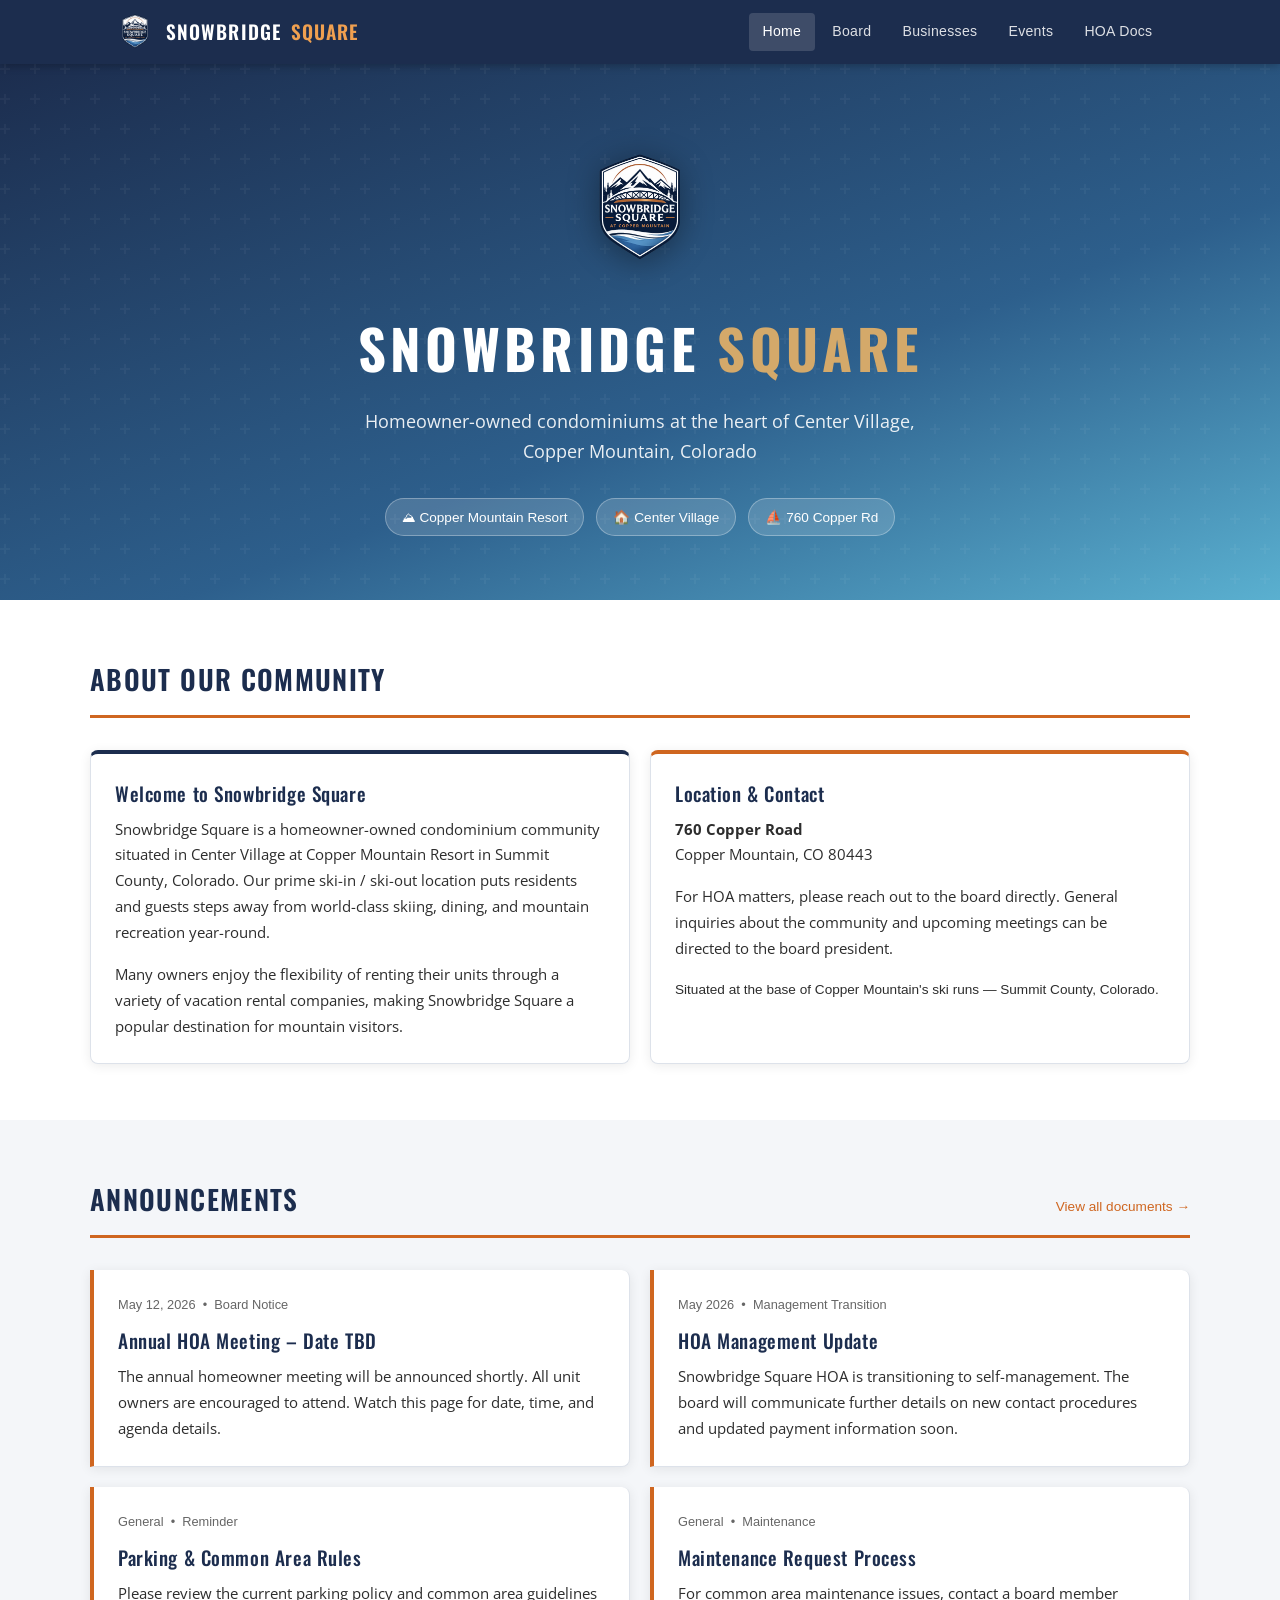
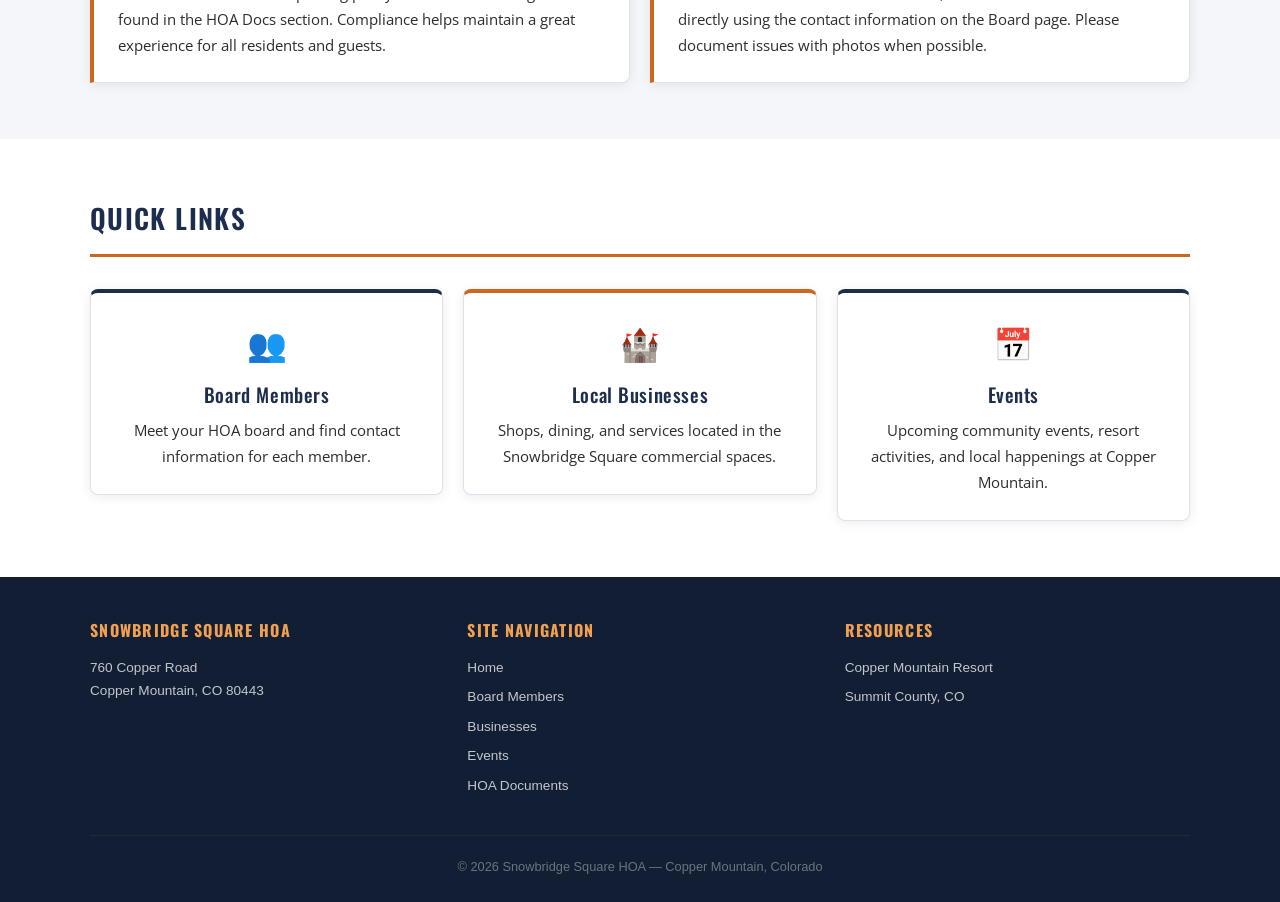
<file: index.html>
<!DOCTYPE html>
<html lang="en">
<head>
  <meta charset="UTF-8">
  <meta name="viewport" content="width=device-width, initial-scale=1.0">
  <title>Snowbridge Square HOA – Copper Mountain, CO</title>
  <link rel="stylesheet" href="css/style.css">
</head>
<body>

<header>
  <div class="nav-inner">
    <div class="nav-logo"><img src="images/dark_snowbridge_badge.png" alt="Snowbridge Square logo">Snowbridge <span>Square</span></div>
    <button class="nav-toggle" aria-label="Menu">
      <span></span><span></span><span></span>
    </button>
    <nav>
      <a href="index.html" class="active">Home</a>
      <a href="board.html">Board</a>
      <a href="businesses.html">Businesses</a>
      <a href="events.html">Events</a>
      <a href="docs.html">HOA Docs</a>
    </nav>
  </div>
</header>

<section class="hero">
  <div class="hero-content">
    <img src="images/dark_snowbridge_badge.png" alt="Snowbridge Square" style="height:130px;width:auto;margin-bottom:1.25rem;filter:drop-shadow(0 4px 16px rgba(0,0,0,0.4));">
    <h1>Snowbridge <span>Square</span></h1>
    <p>Homeowner-owned condominiums at the heart of Center Village,<br>Copper Mountain, Colorado</p>
    <div class="hero-badges">
      <span class="badge">&#9968; Copper Mountain Resort</span>
      <span class="badge">&#127968; Center Village</span>
      <span class="badge">&#9973; 760 Copper Rd</span>
    </div>
  </div>
</section>

<!-- About -->
<section class="section">
  <div class="section-inner">
    <div class="section-header">
      <h2>About Our Community</h2>
    </div>
    <div class="cards cards-2">
      <div class="card card-primary">
        <h3>Welcome to Snowbridge Square</h3>
        <p>Snowbridge Square is a homeowner-owned condominium community situated in Center Village at Copper Mountain Resort in Summit County, Colorado. Our prime ski-in / ski-out location puts residents and guests steps away from world-class skiing, dining, and mountain recreation year-round.</p>
        <p class="mt-2">Many owners enjoy the flexibility of renting their units through a variety of vacation rental companies, making Snowbridge Square a popular destination for mountain visitors.</p>
      </div>
      <div class="card card-accent">
        <h3>Location & Contact</h3>
        <p><strong>760 Copper Road</strong><br>Copper Mountain, CO 80443</p>
        <p class="mt-2">For HOA matters, please reach out to the board directly. General inquiries about the community and upcoming meetings can be directed to the board president.</p>
        <p class="mt-2 text-muted" style="font-size:0.85rem;font-family:Arial,sans-serif;">
          Situated at the base of Copper Mountain's ski runs &mdash; Summit County, Colorado.
        </p>
      </div>
    </div>
  </div>
</section>

<!-- Announcements -->
<section class="section section-alt">
  <div class="section-inner">
    <div class="section-header">
      <h2>Announcements</h2>
      <a href="docs.html">View all documents &rarr;</a>
    </div>
    <div class="cards cards-2">

      <div class="card announcement-card">
        <div class="meta">May 12, 2026 &nbsp;&bull;&nbsp; Board Notice</div>
        <h3>Annual HOA Meeting – Date TBD</h3>
        <p>The annual homeowner meeting will be announced shortly. All unit owners are encouraged to attend. Watch this page for date, time, and agenda details.</p>
      </div>

      <div class="card announcement-card">
        <div class="meta">May 2026 &nbsp;&bull;&nbsp; Management Transition</div>
        <h3>HOA Management Update</h3>
        <p>Snowbridge Square HOA is transitioning to self-management. The board will communicate further details on new contact procedures and updated payment information soon.</p>
      </div>

      <div class="card announcement-card">
        <div class="meta">General &nbsp;&bull;&nbsp; Reminder</div>
        <h3>Parking &amp; Common Area Rules</h3>
        <p>Please review the current parking policy and common area guidelines found in the HOA Docs section. Compliance helps maintain a great experience for all residents and guests.</p>
      </div>

      <div class="card announcement-card">
        <div class="meta">General &nbsp;&bull;&nbsp; Maintenance</div>
        <h3>Maintenance Request Process</h3>
        <p>For common area maintenance issues, contact a board member directly using the contact information on the Board page. Please document issues with photos when possible.</p>
      </div>

    </div>
  </div>
</section>

<!-- Quick Links -->
<section class="section">
  <div class="section-inner">
    <div class="section-header">
      <h2>Quick Links</h2>
    </div>
    <div class="cards cards-3">
      <a href="board.html" style="text-decoration:none;">
        <div class="card card-primary" style="text-align:center; cursor:pointer;">
          <div style="font-size:2rem; margin-bottom:0.5rem;">&#128101;</div>
          <h3>Board Members</h3>
          <p>Meet your HOA board and find contact information for each member.</p>
        </div>
      </a>
      <a href="businesses.html" style="text-decoration:none;">
        <div class="card card-accent" style="text-align:center; cursor:pointer;">
          <div style="font-size:2rem; margin-bottom:0.5rem;">&#127984;</div>
          <h3>Local Businesses</h3>
          <p>Shops, dining, and services located in the Snowbridge Square commercial spaces.</p>
        </div>
      </a>
      <a href="events.html" style="text-decoration:none;">
        <div class="card card-primary" style="text-align:center; cursor:pointer;">
          <div style="font-size:2rem; margin-bottom:0.5rem;">&#128197;</div>
          <h3>Events</h3>
          <p>Upcoming community events, resort activities, and local happenings at Copper Mountain.</p>
        </div>
      </a>
    </div>
  </div>
</section>

<footer>
  <div class="footer-inner">
    <div>
      <h4>Snowbridge Square HOA</h4>
      <p>760 Copper Road<br>Copper Mountain, CO 80443</p>
    </div>
    <div>
      <h4>Site Navigation</h4>
      <a href="index.html">Home</a>
      <a href="board.html">Board Members</a>
      <a href="businesses.html">Businesses</a>
      <a href="events.html">Events</a>
      <a href="docs.html">HOA Documents</a>
    </div>
    <div>
      <h4>Resources</h4>
      <a href="https://www.coppercolorado.com" target="_blank" rel="noopener">Copper Mountain Resort</a>
      <a href="https://www.summitcountyco.gov" target="_blank" rel="noopener">Summit County, CO</a>
    </div>
  </div>
  <div class="footer-bottom">
    &copy; 2026 Snowbridge Square HOA &mdash; Copper Mountain, Colorado
  </div>
</footer>

<script src="js/main.js"></script>
</body>
</html>
</file>
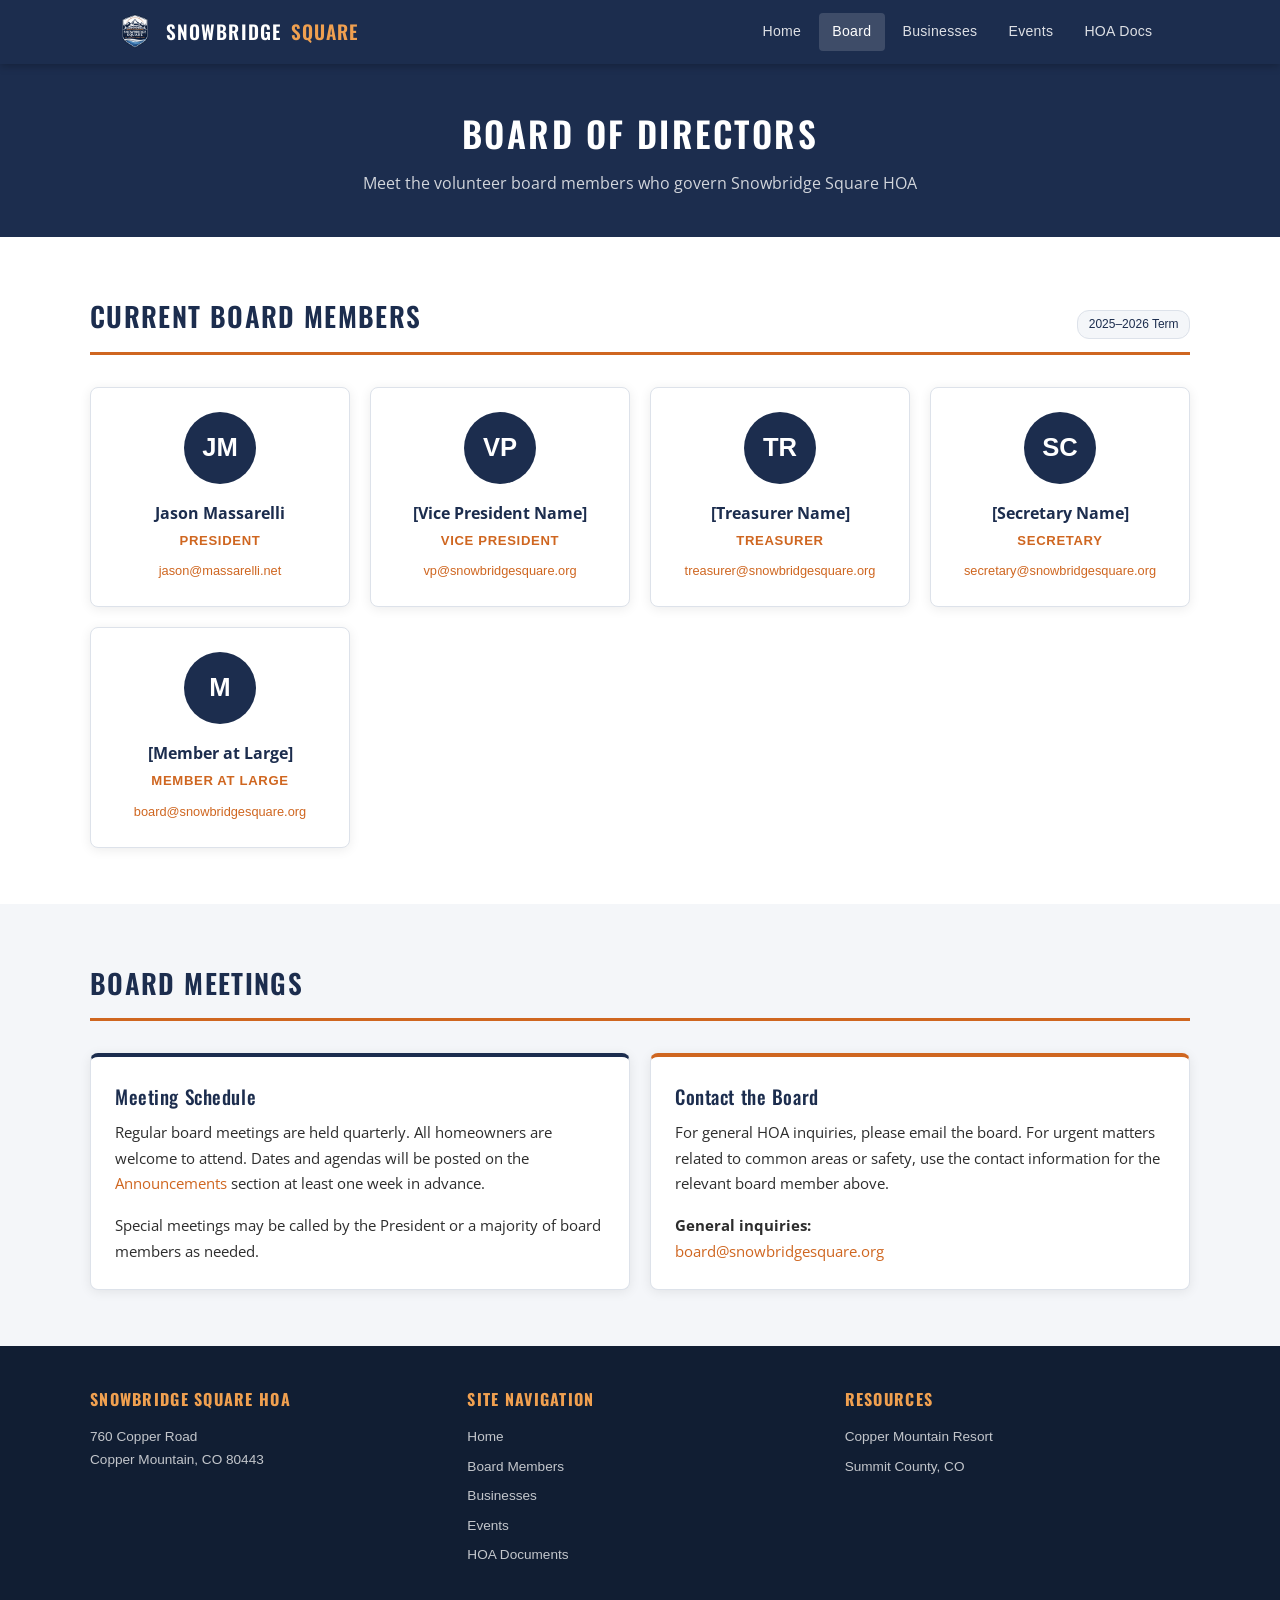
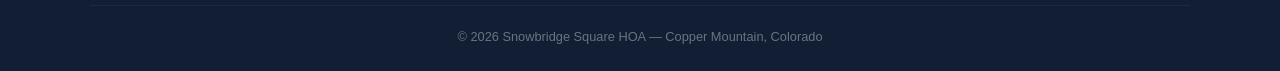
<file: board.html>
<!DOCTYPE html>
<html lang="en">
<head>
  <meta charset="UTF-8">
  <meta name="viewport" content="width=device-width, initial-scale=1.0">
  <title>Board Members – Snowbridge Square HOA</title>
  <link rel="stylesheet" href="css/style.css">
</head>
<body>

<header>
  <div class="nav-inner">
    <div class="nav-logo"><img src="images/dark_snowbridge_badge.png" alt="Snowbridge Square logo">Snowbridge <span>Square</span></div>
    <button class="nav-toggle" aria-label="Menu">
      <span></span><span></span><span></span>
    </button>
    <nav>
      <a href="index.html">Home</a>
      <a href="board.html">Board</a>
      <a href="businesses.html">Businesses</a>
      <a href="events.html">Events</a>
      <a href="docs.html">HOA Docs</a>
    </nav>
  </div>
</header>

<div class="page-header">
  <h1>Board of Directors</h1>
  <p>Meet the volunteer board members who govern Snowbridge Square HOA</p>
</div>

<section class="section">
  <div class="section-inner">
    <div class="section-header">
      <h2>Current Board Members</h2>
      <span class="tag">2025–2026 Term</span>
    </div>

    <!-- ╔══════════════════════════════════════════════════════╗ -->
    <!-- ║  UPDATE THIS SECTION with actual board member info  ║ -->
    <!-- ╚══════════════════════════════════════════════════════╝ -->
    <div class="board-grid">

      <div class="board-card">
        <div class="board-avatar">JM</div>
        <h3>Jason Massarelli</h3>
        <div class="role">President</div>
        <div class="email"><a href="mailto:jason@massarelli.net">jason@massarelli.net</a></div>
      </div>

      <div class="board-card">
        <div class="board-avatar">VP</div>
        <h3>[Vice President Name]</h3>
        <div class="role">Vice President</div>
        <div class="email"><a href="mailto:vp@snowbridgesquare.org">vp@snowbridgesquare.org</a></div>
      </div>

      <div class="board-card">
        <div class="board-avatar">TR</div>
        <h3>[Treasurer Name]</h3>
        <div class="role">Treasurer</div>
        <div class="email"><a href="mailto:treasurer@snowbridgesquare.org">treasurer@snowbridgesquare.org</a></div>
      </div>

      <div class="board-card">
        <div class="board-avatar">SC</div>
        <h3>[Secretary Name]</h3>
        <div class="role">Secretary</div>
        <div class="email"><a href="mailto:secretary@snowbridgesquare.org">secretary@snowbridgesquare.org</a></div>
      </div>

      <div class="board-card">
        <div class="board-avatar">M</div>
        <h3>[Member at Large]</h3>
        <div class="role">Member at Large</div>
        <div class="email"><a href="mailto:board@snowbridgesquare.org">board@snowbridgesquare.org</a></div>
      </div>

    </div>
  </div>
</section>

<section class="section section-alt">
  <div class="section-inner">
    <div class="section-header">
      <h2>Board Meetings</h2>
    </div>
    <div class="cards cards-2">
      <div class="card card-primary">
        <h3>Meeting Schedule</h3>
        <p>Regular board meetings are held quarterly. All homeowners are welcome to attend. Dates and agendas will be posted on the <a href="index.html">Announcements</a> section at least one week in advance.</p>
        <p class="mt-2">Special meetings may be called by the President or a majority of board members as needed.</p>
      </div>
      <div class="card card-accent">
        <h3>Contact the Board</h3>
        <p>For general HOA inquiries, please email the board. For urgent matters related to common areas or safety, use the contact information for the relevant board member above.</p>
        <p class="mt-2"><strong>General inquiries:</strong><br><a href="mailto:board@snowbridgesquare.org">board@snowbridgesquare.org</a></p>
      </div>
    </div>
  </div>
</section>

<footer>
  <div class="footer-inner">
    <div>
      <h4>Snowbridge Square HOA</h4>
      <p>760 Copper Road<br>Copper Mountain, CO 80443</p>
    </div>
    <div>
      <h4>Site Navigation</h4>
      <a href="index.html">Home</a>
      <a href="board.html">Board Members</a>
      <a href="businesses.html">Businesses</a>
      <a href="events.html">Events</a>
      <a href="docs.html">HOA Documents</a>
    </div>
    <div>
      <h4>Resources</h4>
      <a href="https://www.coppercolorado.com" target="_blank" rel="noopener">Copper Mountain Resort</a>
      <a href="https://www.summitcountyco.gov" target="_blank" rel="noopener">Summit County, CO</a>
    </div>
  </div>
  <div class="footer-bottom">
    &copy; 2026 Snowbridge Square HOA &mdash; Copper Mountain, Colorado
  </div>
</footer>

<script src="js/main.js"></script>
</body>
</html>
</file>
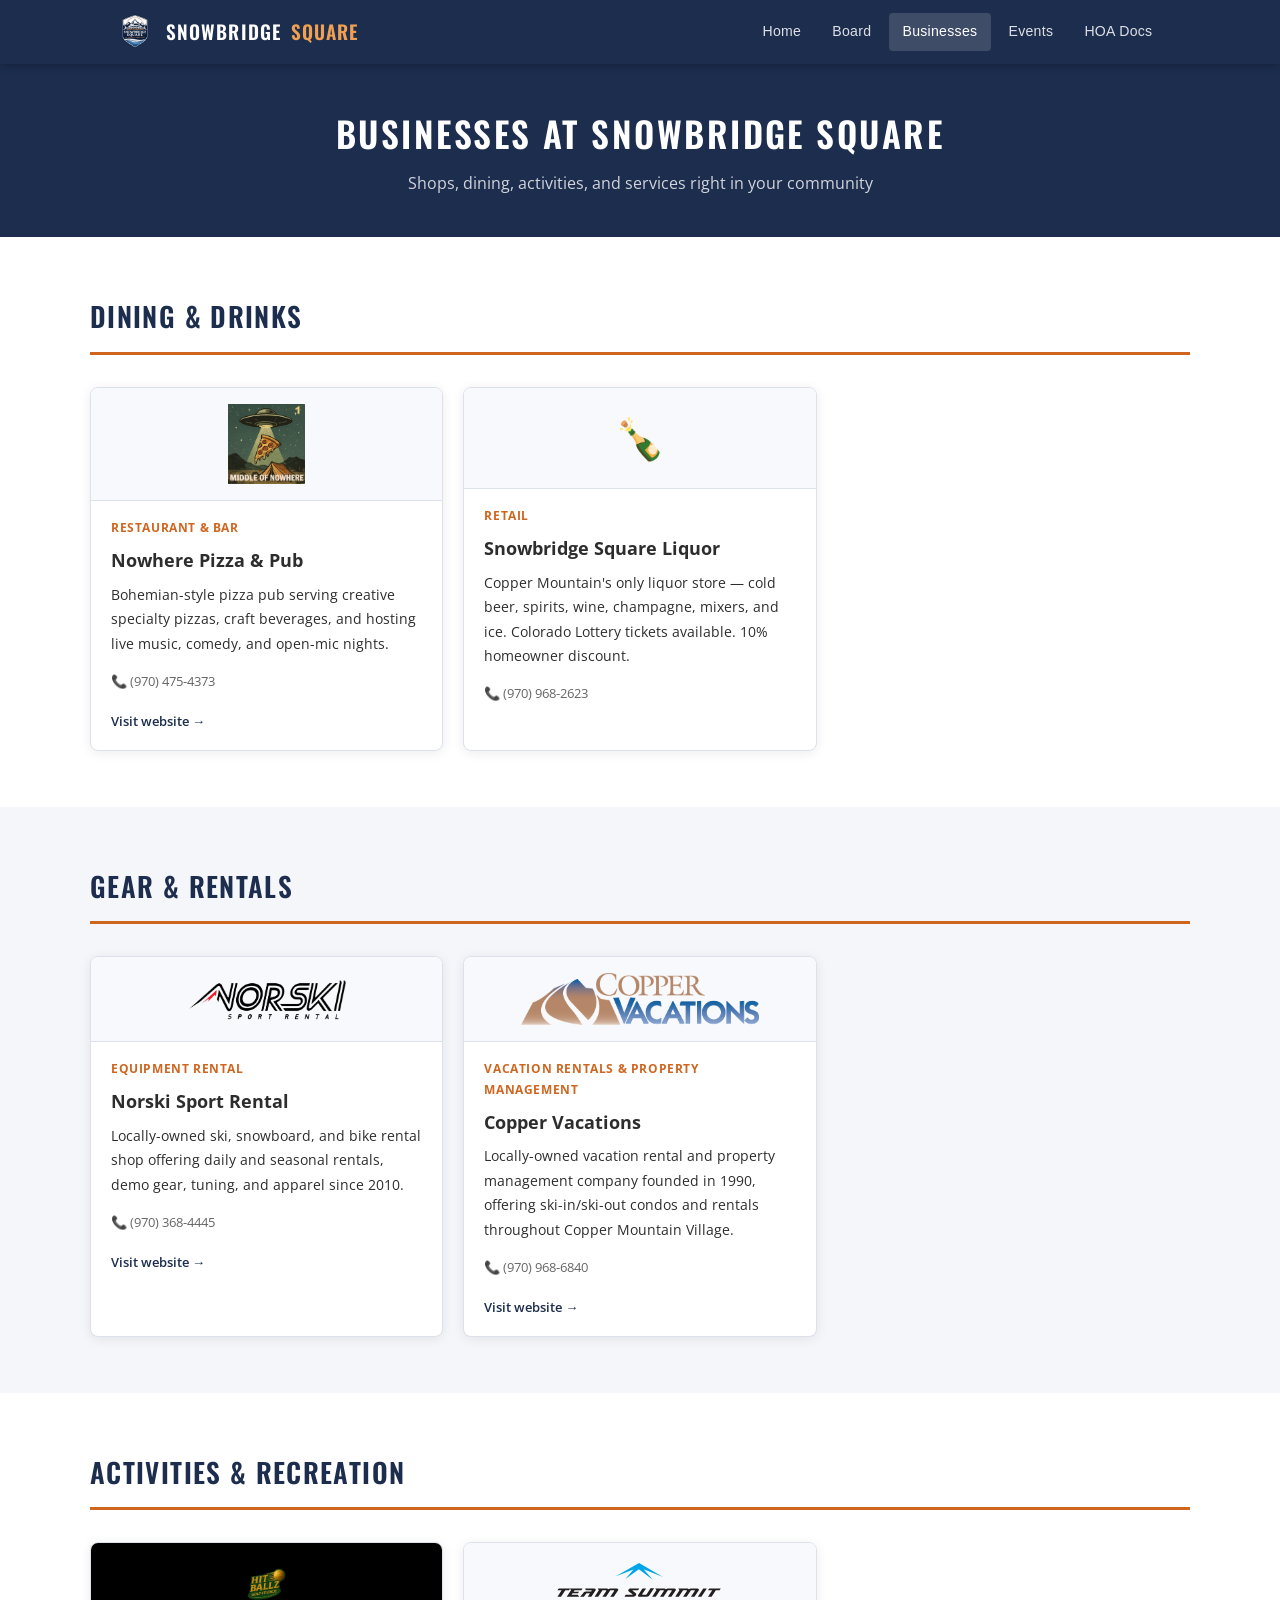
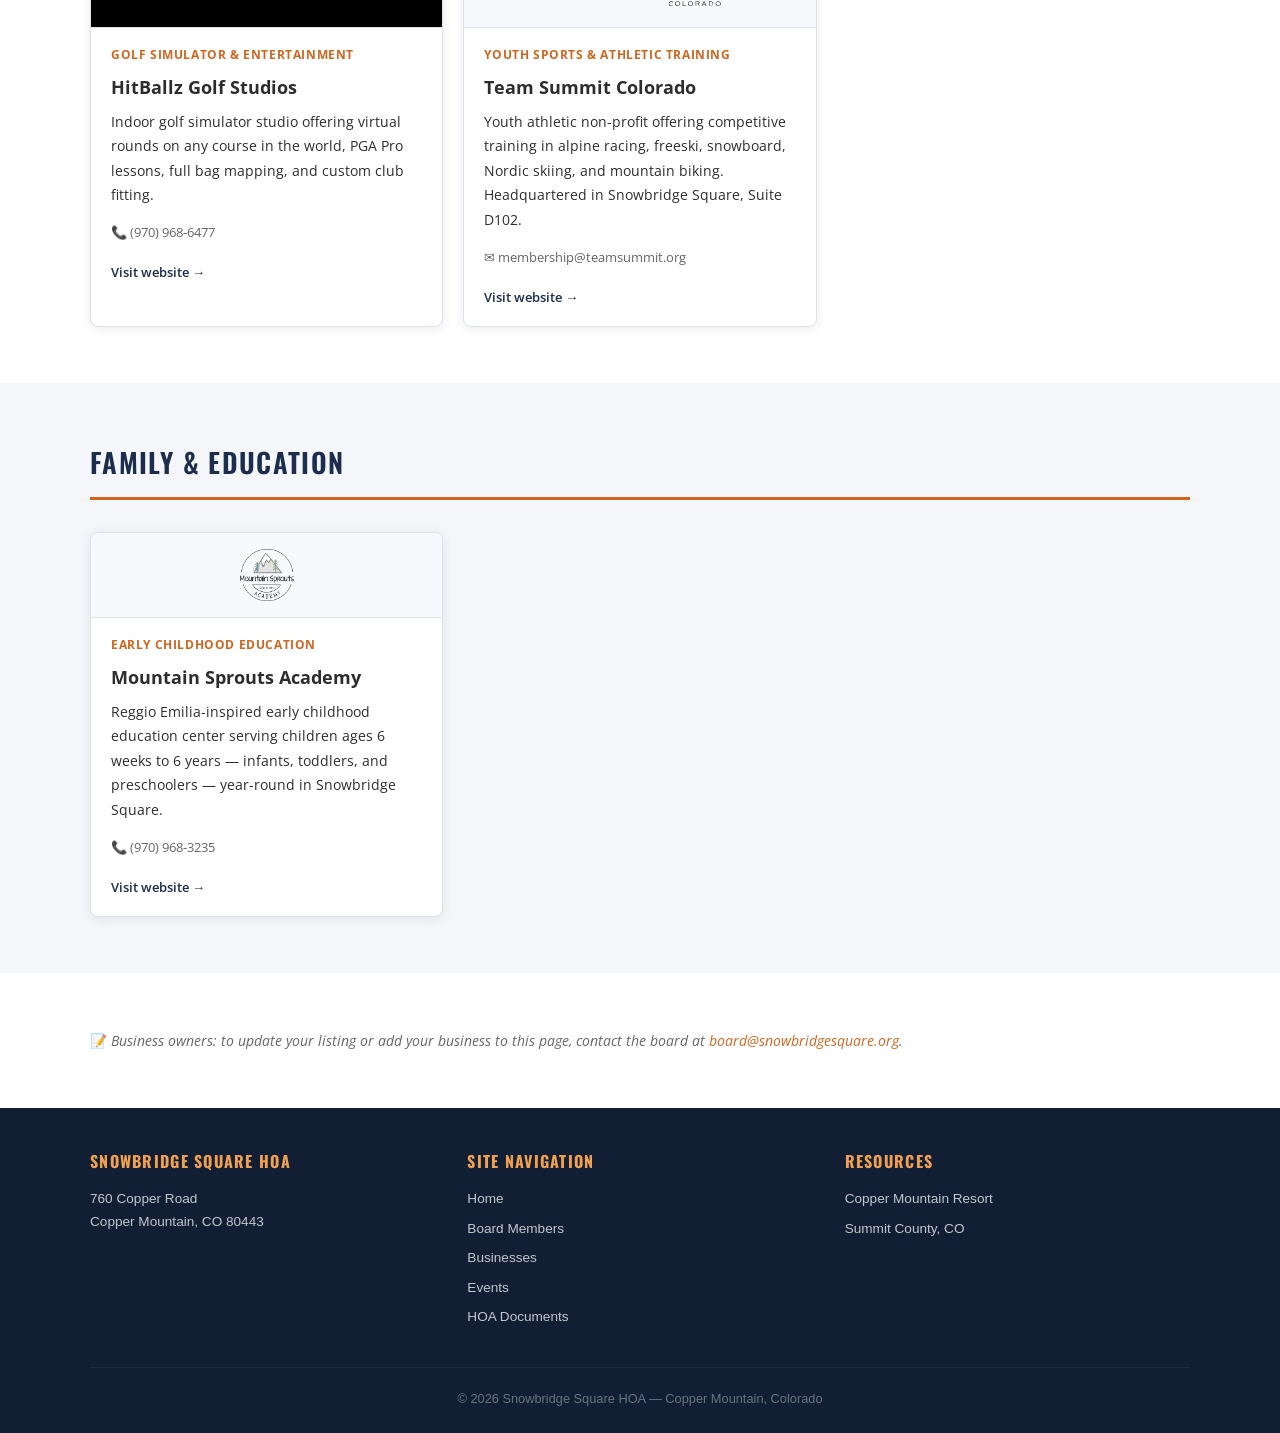
<file: businesses.html>
<!DOCTYPE html>
<html lang="en">
<head>
  <meta charset="UTF-8">
  <meta name="viewport" content="width=device-width, initial-scale=1.0">
  <title>Businesses – Snowbridge Square HOA</title>
  <link rel="stylesheet" href="css/style.css">
</head>
<body>

<header>
  <div class="nav-inner">
    <div class="nav-logo"><img src="images/dark_snowbridge_badge.png" alt="Snowbridge Square logo">Snowbridge <span>Square</span></div>
    <button class="nav-toggle" aria-label="Menu">
      <span></span><span></span><span></span>
    </button>
    <nav>
      <a href="index.html">Home</a>
      <a href="board.html">Board</a>
      <a href="businesses.html">Businesses</a>
      <a href="events.html">Events</a>
      <a href="docs.html">HOA Docs</a>
    </nav>
  </div>
</header>

<div class="page-header">
  <h1>Businesses at Snowbridge Square</h1>
  <p>Shops, dining, activities, and services right in your community</p>
</div>

<!-- Dining -->
<section class="section">
  <div class="section-inner">
    <div class="section-header">
      <h2>Dining &amp; Drinks</h2>
    </div>
    <div class="cards cards-3">

      <div class="biz-logo-card">
        <div class="biz-logo-area has-photo">
          <img src="images/nowhere-pizza.png" alt="Nowhere Pizza">
        </div>
        <div class="biz-details">
          <div class="biz-cat">Restaurant &amp; Bar</div>
          <h3>Nowhere Pizza &amp; Pub</h3>
          <p class="biz-desc">Bohemian-style pizza pub serving creative specialty pizzas, craft beverages, and hosting live music, comedy, and open-mic nights.</p>
          <div class="biz-meta">
            <span>&#128222; (970) 475-4373</span>
          </div>
          <a class="biz-link" href="https://www.nowhere-pizza.com" target="_blank" rel="noopener">Visit website &rarr;</a>
        </div>
      </div>

      <div class="biz-logo-card">
        <div class="biz-logo-area">
          <div class="biz-no-logo">&#127870;</div>
        </div>
        <div class="biz-details">
          <div class="biz-cat">Retail</div>
          <h3>Snowbridge Square Liquor</h3>
          <p class="biz-desc">Copper Mountain's only liquor store — cold beer, spirits, wine, champagne, mixers, and ice. Colorado Lottery tickets available. 10% homeowner discount.</p>
          <div class="biz-meta">
            <span>&#128222; (970) 968-2623</span>
          </div>
        </div>
      </div>

    </div>
  </div>
</section>

<!-- Gear & Rentals -->
<section class="section section-alt">
  <div class="section-inner">
    <div class="section-header">
      <h2>Gear &amp; Rentals</h2>
    </div>
    <div class="cards cards-3">

      <div class="biz-logo-card">
        <div class="biz-logo-area">
          <img src="images/norski.png" alt="Norski Sport Rental">
        </div>
        <div class="biz-details">
          <div class="biz-cat">Equipment Rental</div>
          <h3>Norski Sport Rental</h3>
          <p class="biz-desc">Locally-owned ski, snowboard, and bike rental shop offering daily and seasonal rentals, demo gear, tuning, and apparel since 2010.</p>
          <div class="biz-meta">
            <span>&#128222; (970) 368-4445</span>
          </div>
          <a class="biz-link" href="https://norskisports.com" target="_blank" rel="noopener">Visit website &rarr;</a>
        </div>
      </div>

      <div class="biz-logo-card">
        <div class="biz-logo-area">
          <img src="images/copper-vacations.png" alt="Copper Vacations">
        </div>
        <div class="biz-details">
          <div class="biz-cat">Vacation Rentals &amp; Property Management</div>
          <h3>Copper Vacations</h3>
          <p class="biz-desc">Locally-owned vacation rental and property management company founded in 1990, offering ski-in/ski-out condos and rentals throughout Copper Mountain Village.</p>
          <div class="biz-meta">
            <span>&#128222; (970) 968-6840</span>
          </div>
          <a class="biz-link" href="https://www.coppervacations.com" target="_blank" rel="noopener">Visit website &rarr;</a>
        </div>
      </div>

    </div>
  </div>
</section>

<!-- Activities -->
<section class="section">
  <div class="section-inner">
    <div class="section-header">
      <h2>Activities &amp; Recreation</h2>
    </div>
    <div class="cards cards-3">

      <div class="biz-logo-card">
        <div class="biz-logo-area" style="background:#000;">
          <img src="images/hitballz.jpg" alt="HitBallz Golf Studios">
        </div>
        <div class="biz-details">
          <div class="biz-cat">Golf Simulator &amp; Entertainment</div>
          <h3>HitBallz Golf Studios</h3>
          <p class="biz-desc">Indoor golf simulator studio offering virtual rounds on any course in the world, PGA Pro lessons, full bag mapping, and custom club fitting.</p>
          <div class="biz-meta">
            <span>&#128222; (970) 968-6477</span>
          </div>
          <a class="biz-link" href="https://www.ihitballz.com" target="_blank" rel="noopener">Visit website &rarr;</a>
        </div>
      </div>

      <div class="biz-logo-card">
        <div class="biz-logo-area">
          <img src="images/team-summit.svg" alt="Team Summit Colorado">
        </div>
        <div class="biz-details">
          <div class="biz-cat">Youth Sports &amp; Athletic Training</div>
          <h3>Team Summit Colorado</h3>
          <p class="biz-desc">Youth athletic non-profit offering competitive training in alpine racing, freeski, snowboard, Nordic skiing, and mountain biking. Headquartered in Snowbridge Square, Suite D102.</p>
          <div class="biz-meta">
            <span>&#9993; membership@teamsummit.org</span>
          </div>
          <a class="biz-link" href="https://teamsummit.org" target="_blank" rel="noopener">Visit website &rarr;</a>
        </div>
      </div>

    </div>
  </div>
</section>

<!-- Education -->
<section class="section section-alt">
  <div class="section-inner">
    <div class="section-header">
      <h2>Family &amp; Education</h2>
    </div>
    <div class="cards cards-3">

      <div class="biz-logo-card">
        <div class="biz-logo-area">
          <img src="images/mountain-sprouts.png" alt="Mountain Sprouts Academy">
        </div>
        <div class="biz-details">
          <div class="biz-cat">Early Childhood Education</div>
          <h3>Mountain Sprouts Academy</h3>
          <p class="biz-desc">Reggio Emilia-inspired early childhood education center serving children ages 6 weeks to 6 years — infants, toddlers, and preschoolers — year-round in Snowbridge Square.</p>
          <div class="biz-meta">
            <span>&#128222; (970) 968-3235</span>
          </div>
          <a class="biz-link" href="https://www.mountainsproutsacademy.com" target="_blank" rel="noopener">Visit website &rarr;</a>
        </div>
      </div>

    </div>
  </div>
</section>

<section class="section">
  <div class="section-inner">
    <p class="text-muted" style="font-size:0.85rem;font-family:'Open Sans',sans-serif;">
      &#128221; <em>Business owners: to update your listing or add your business to this page, contact the board at <a href="mailto:board@snowbridgesquare.org">board@snowbridgesquare.org</a>.</em>
    </p>
  </div>
</section>

<footer>
  <div class="footer-inner">
    <div>
      <h4>Snowbridge Square HOA</h4>
      <p>760 Copper Road<br>Copper Mountain, CO 80443</p>
    </div>
    <div>
      <h4>Site Navigation</h4>
      <a href="index.html">Home</a>
      <a href="board.html">Board Members</a>
      <a href="businesses.html">Businesses</a>
      <a href="events.html">Events</a>
      <a href="docs.html">HOA Documents</a>
    </div>
    <div>
      <h4>Resources</h4>
      <a href="https://www.coppercolorado.com" target="_blank" rel="noopener">Copper Mountain Resort</a>
      <a href="https://www.summitcountyco.gov" target="_blank" rel="noopener">Summit County, CO</a>
    </div>
  </div>
  <div class="footer-bottom">
    &copy; 2026 Snowbridge Square HOA &mdash; Copper Mountain, Colorado
  </div>
</footer>

<script src="js/main.js"></script>
</body>
</html>
</file>
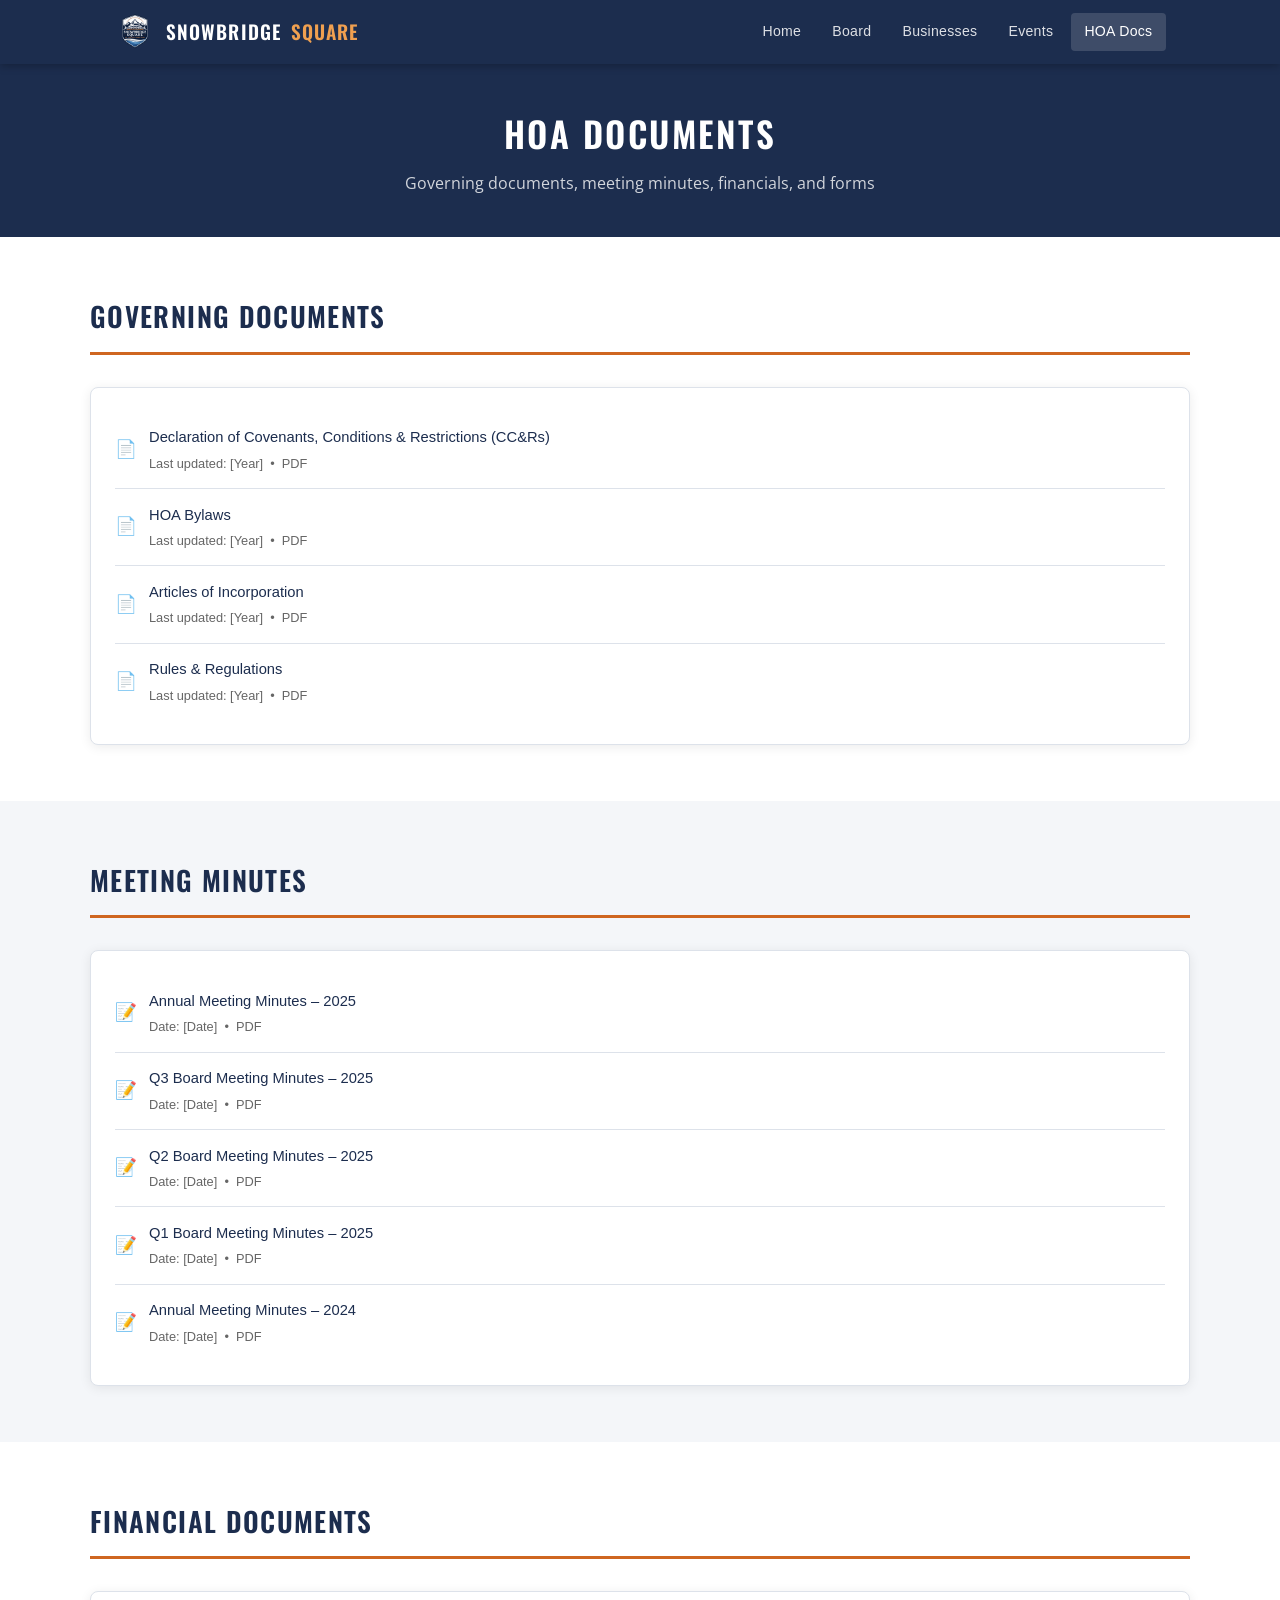
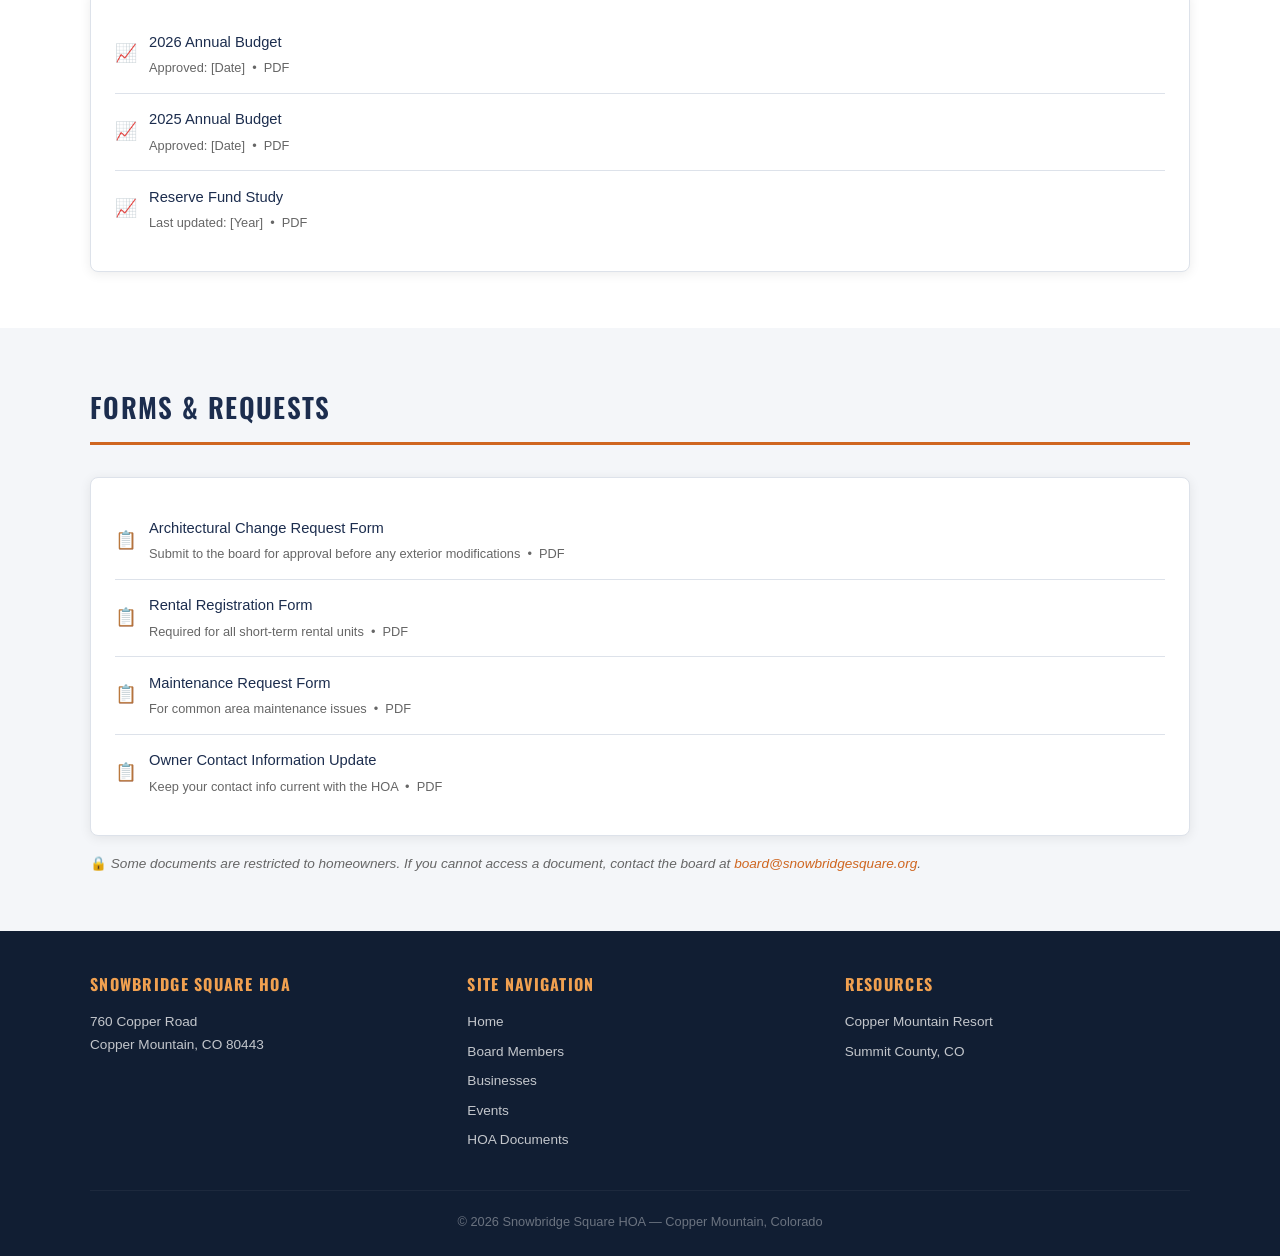
<file: docs.html>
<!DOCTYPE html>
<html lang="en">
<head>
  <meta charset="UTF-8">
  <meta name="viewport" content="width=device-width, initial-scale=1.0">
  <title>HOA Documents – Snowbridge Square HOA</title>
  <link rel="stylesheet" href="css/style.css">
</head>
<body>

<header>
  <div class="nav-inner">
    <div class="nav-logo"><img src="images/dark_snowbridge_badge.png" alt="Snowbridge Square logo">Snowbridge <span>Square</span></div>
    <button class="nav-toggle" aria-label="Menu">
      <span></span><span></span><span></span>
    </button>
    <nav>
      <a href="index.html">Home</a>
      <a href="board.html">Board</a>
      <a href="businesses.html">Businesses</a>
      <a href="events.html">Events</a>
      <a href="docs.html">HOA Docs</a>
    </nav>
  </div>
</header>

<div class="page-header">
  <h1>HOA Documents</h1>
  <p>Governing documents, meeting minutes, financials, and forms</p>
</div>

<section class="section">
  <div class="section-inner">
    <div class="section-header">
      <h2>Governing Documents</h2>
    </div>
    <div class="card">
      <!-- ╔══════════════════════════════════════════════════════════════╗ -->
      <!-- ║  Replace href="#" with the actual path or URL to each file ║ -->
      <!-- ║  e.g. href="docs/bylaws-2024.pdf"                          ║ -->
      <!-- ╚══════════════════════════════════════════════════════════════╝ -->
      <ul class="doc-list">
        <li>
          <span class="doc-icon">&#128196;</span>
          <div>
            <a href="#">Declaration of Covenants, Conditions &amp; Restrictions (CC&Rs)</a>
            <div class="doc-meta">Last updated: [Year] &nbsp;&bull;&nbsp; PDF</div>
          </div>
        </li>
        <li>
          <span class="doc-icon">&#128196;</span>
          <div>
            <a href="#">HOA Bylaws</a>
            <div class="doc-meta">Last updated: [Year] &nbsp;&bull;&nbsp; PDF</div>
          </div>
        </li>
        <li>
          <span class="doc-icon">&#128196;</span>
          <div>
            <a href="#">Articles of Incorporation</a>
            <div class="doc-meta">Last updated: [Year] &nbsp;&bull;&nbsp; PDF</div>
          </div>
        </li>
        <li>
          <span class="doc-icon">&#128196;</span>
          <div>
            <a href="#">Rules &amp; Regulations</a>
            <div class="doc-meta">Last updated: [Year] &nbsp;&bull;&nbsp; PDF</div>
          </div>
        </li>
      </ul>
    </div>
  </div>
</section>

<section class="section section-alt">
  <div class="section-inner">
    <div class="section-header">
      <h2>Meeting Minutes</h2>
    </div>
    <div class="card">
      <ul class="doc-list">
        <li>
          <span class="doc-icon">&#128221;</span>
          <div>
            <a href="#">Annual Meeting Minutes – 2025</a>
            <div class="doc-meta">Date: [Date] &nbsp;&bull;&nbsp; PDF</div>
          </div>
        </li>
        <li>
          <span class="doc-icon">&#128221;</span>
          <div>
            <a href="#">Q3 Board Meeting Minutes – 2025</a>
            <div class="doc-meta">Date: [Date] &nbsp;&bull;&nbsp; PDF</div>
          </div>
        </li>
        <li>
          <span class="doc-icon">&#128221;</span>
          <div>
            <a href="#">Q2 Board Meeting Minutes – 2025</a>
            <div class="doc-meta">Date: [Date] &nbsp;&bull;&nbsp; PDF</div>
          </div>
        </li>
        <li>
          <span class="doc-icon">&#128221;</span>
          <div>
            <a href="#">Q1 Board Meeting Minutes – 2025</a>
            <div class="doc-meta">Date: [Date] &nbsp;&bull;&nbsp; PDF</div>
          </div>
        </li>
        <li>
          <span class="doc-icon">&#128221;</span>
          <div>
            <a href="#">Annual Meeting Minutes – 2024</a>
            <div class="doc-meta">Date: [Date] &nbsp;&bull;&nbsp; PDF</div>
          </div>
        </li>
      </ul>
    </div>
  </div>
</section>

<section class="section">
  <div class="section-inner">
    <div class="section-header">
      <h2>Financial Documents</h2>
    </div>
    <div class="card">
      <ul class="doc-list">
        <li>
          <span class="doc-icon">&#128200;</span>
          <div>
            <a href="#">2026 Annual Budget</a>
            <div class="doc-meta">Approved: [Date] &nbsp;&bull;&nbsp; PDF</div>
          </div>
        </li>
        <li>
          <span class="doc-icon">&#128200;</span>
          <div>
            <a href="#">2025 Annual Budget</a>
            <div class="doc-meta">Approved: [Date] &nbsp;&bull;&nbsp; PDF</div>
          </div>
        </li>
        <li>
          <span class="doc-icon">&#128200;</span>
          <div>
            <a href="#">Reserve Fund Study</a>
            <div class="doc-meta">Last updated: [Year] &nbsp;&bull;&nbsp; PDF</div>
          </div>
        </li>
      </ul>
    </div>
  </div>
</section>

<section class="section section-alt">
  <div class="section-inner">
    <div class="section-header">
      <h2>Forms &amp; Requests</h2>
    </div>
    <div class="card">
      <ul class="doc-list">
        <li>
          <span class="doc-icon">&#128203;</span>
          <div>
            <a href="#">Architectural Change Request Form</a>
            <div class="doc-meta">Submit to the board for approval before any exterior modifications &nbsp;&bull;&nbsp; PDF</div>
          </div>
        </li>
        <li>
          <span class="doc-icon">&#128203;</span>
          <div>
            <a href="#">Rental Registration Form</a>
            <div class="doc-meta">Required for all short-term rental units &nbsp;&bull;&nbsp; PDF</div>
          </div>
        </li>
        <li>
          <span class="doc-icon">&#128203;</span>
          <div>
            <a href="#">Maintenance Request Form</a>
            <div class="doc-meta">For common area maintenance issues &nbsp;&bull;&nbsp; PDF</div>
          </div>
        </li>
        <li>
          <span class="doc-icon">&#128203;</span>
          <div>
            <a href="#">Owner Contact Information Update</a>
            <div class="doc-meta">Keep your contact info current with the HOA &nbsp;&bull;&nbsp; PDF</div>
          </div>
        </li>
      </ul>
    </div>

    <p class="mt-2 text-muted" style="font-size:0.85rem;font-family:Arial,sans-serif;">
      &#128274; <em>Some documents are restricted to homeowners. If you cannot access a document, contact the board at <a href="mailto:board@snowbridgesquare.org">board@snowbridgesquare.org</a>.</em>
    </p>

  </div>
</section>

<footer>
  <div class="footer-inner">
    <div>
      <h4>Snowbridge Square HOA</h4>
      <p>760 Copper Road<br>Copper Mountain, CO 80443</p>
    </div>
    <div>
      <h4>Site Navigation</h4>
      <a href="index.html">Home</a>
      <a href="board.html">Board Members</a>
      <a href="businesses.html">Businesses</a>
      <a href="events.html">Events</a>
      <a href="docs.html">HOA Documents</a>
    </div>
    <div>
      <h4>Resources</h4>
      <a href="https://www.coppercolorado.com" target="_blank" rel="noopener">Copper Mountain Resort</a>
      <a href="https://www.summitcountyco.gov" target="_blank" rel="noopener">Summit County, CO</a>
    </div>
  </div>
  <div class="footer-bottom">
    &copy; 2026 Snowbridge Square HOA &mdash; Copper Mountain, Colorado
  </div>
</footer>

<script src="js/main.js"></script>
</body>
</html>
</file>
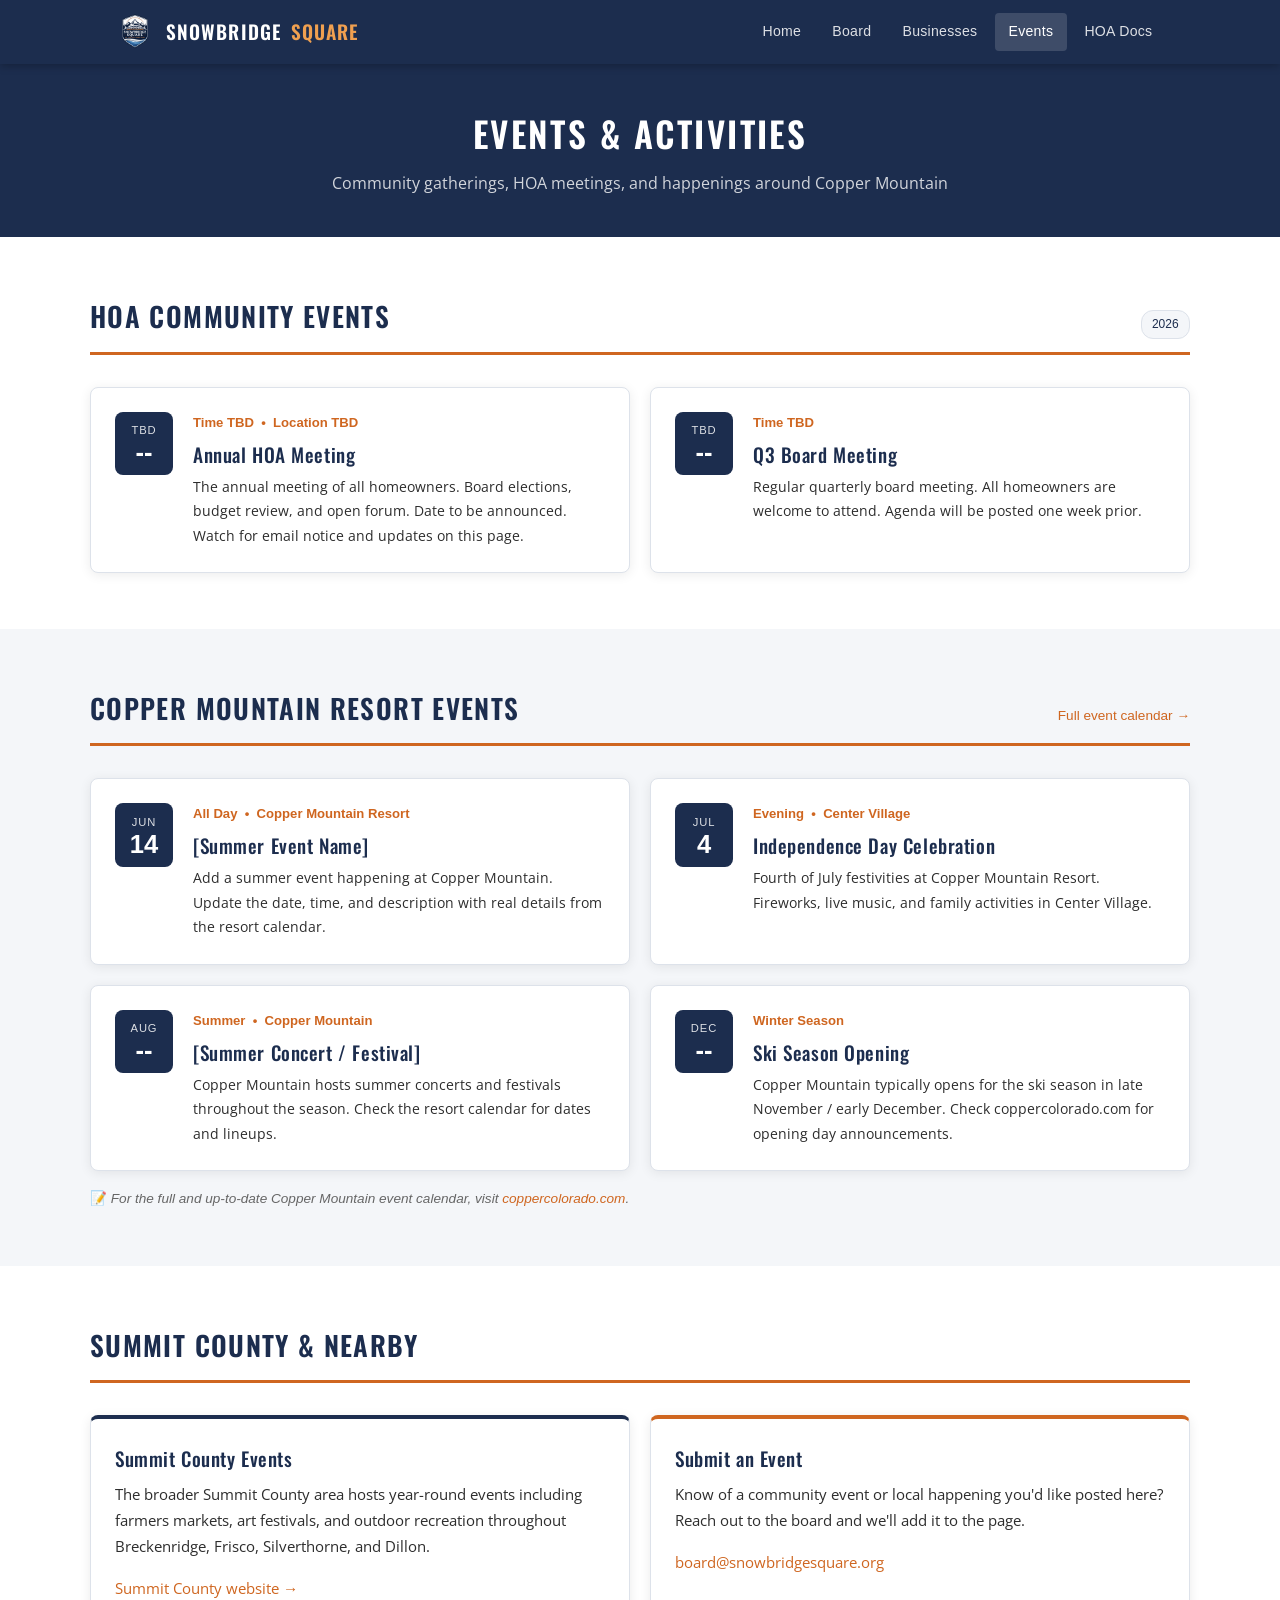
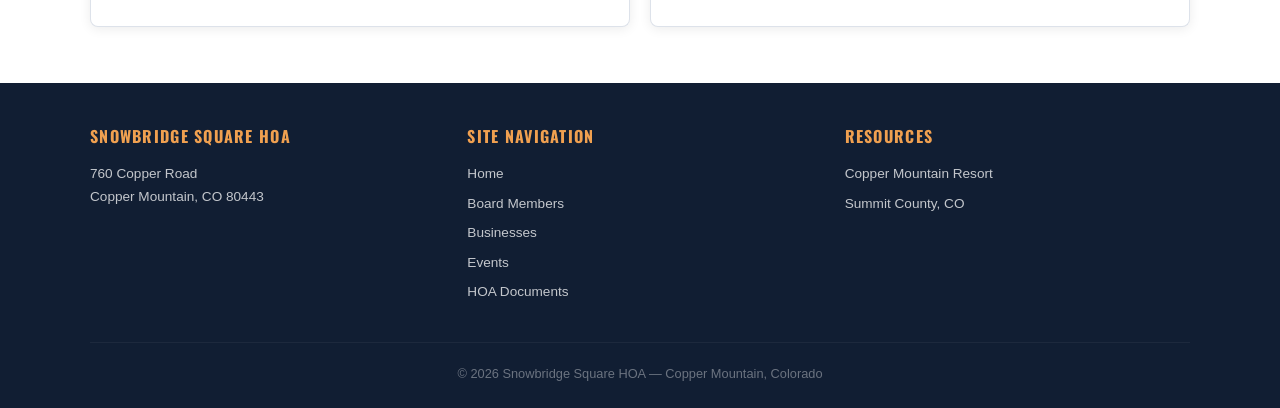
<file: events.html>
<!DOCTYPE html>
<html lang="en">
<head>
  <meta charset="UTF-8">
  <meta name="viewport" content="width=device-width, initial-scale=1.0">
  <title>Events – Snowbridge Square HOA</title>
  <link rel="stylesheet" href="css/style.css">
</head>
<body>

<header>
  <div class="nav-inner">
    <div class="nav-logo"><img src="images/dark_snowbridge_badge.png" alt="Snowbridge Square logo">Snowbridge <span>Square</span></div>
    <button class="nav-toggle" aria-label="Menu">
      <span></span><span></span><span></span>
    </button>
    <nav>
      <a href="index.html">Home</a>
      <a href="board.html">Board</a>
      <a href="businesses.html">Businesses</a>
      <a href="events.html">Events</a>
      <a href="docs.html">HOA Docs</a>
    </nav>
  </div>
</header>

<div class="page-header">
  <h1>Events &amp; Activities</h1>
  <p>Community gatherings, HOA meetings, and happenings around Copper Mountain</p>
</div>

<section class="section">
  <div class="section-inner">
    <div class="section-header">
      <h2>HOA Community Events</h2>
      <span class="tag">2026</span>
    </div>
    <div class="cards cards-2">

      <!-- ╔══════════════════════════════════════════════════╗ -->
      <!-- ║  UPDATE these cards with real HOA event details ║ -->
      <!-- ╚══════════════════════════════════════════════════╝ -->

      <div class="card">
        <div class="event-card">
          <div class="event-date-block">
            <div class="month">TBD</div>
            <div class="day">--</div>
          </div>
          <div class="event-info">
            <div class="time">Time TBD &nbsp;&bull;&nbsp; Location TBD</div>
            <h3>Annual HOA Meeting</h3>
            <p>The annual meeting of all homeowners. Board elections, budget review, and open forum. Date to be announced. Watch for email notice and updates on this page.</p>
          </div>
        </div>
      </div>

      <div class="card">
        <div class="event-card">
          <div class="event-date-block">
            <div class="month">TBD</div>
            <div class="day">--</div>
          </div>
          <div class="event-info">
            <div class="time">Time TBD</div>
            <h3>Q3 Board Meeting</h3>
            <p>Regular quarterly board meeting. All homeowners are welcome to attend. Agenda will be posted one week prior.</p>
          </div>
        </div>
      </div>

    </div>
  </div>
</section>

<section class="section section-alt">
  <div class="section-inner">
    <div class="section-header">
      <h2>Copper Mountain Resort Events</h2>
      <a href="https://www.coppercolorado.com/plan-your-trip/events" target="_blank" rel="noopener">Full event calendar &rarr;</a>
    </div>
    <div class="cards cards-2">

      <!-- ╔══════════════════════════════════════════════════════════════╗ -->
      <!-- ║  UPDATE these cards with real Copper Mountain event details ║ -->
      <!-- ╚══════════════════════════════════════════════════════════════╝ -->

      <div class="card">
        <div class="event-card">
          <div class="event-date-block">
            <div class="month">Jun</div>
            <div class="day">14</div>
          </div>
          <div class="event-info">
            <div class="time">All Day &nbsp;&bull;&nbsp; Copper Mountain Resort</div>
            <h3>[Summer Event Name]</h3>
            <p>Add a summer event happening at Copper Mountain. Update the date, time, and description with real details from the resort calendar.</p>
          </div>
        </div>
      </div>

      <div class="card">
        <div class="event-card">
          <div class="event-date-block">
            <div class="month">Jul</div>
            <div class="day">4</div>
          </div>
          <div class="event-info">
            <div class="time">Evening &nbsp;&bull;&nbsp; Center Village</div>
            <h3>Independence Day Celebration</h3>
            <p>Fourth of July festivities at Copper Mountain Resort. Fireworks, live music, and family activities in Center Village.</p>
          </div>
        </div>
      </div>

      <div class="card">
        <div class="event-card">
          <div class="event-date-block">
            <div class="month">Aug</div>
            <div class="day">--</div>
          </div>
          <div class="event-info">
            <div class="time">Summer &nbsp;&bull;&nbsp; Copper Mountain</div>
            <h3>[Summer Concert / Festival]</h3>
            <p>Copper Mountain hosts summer concerts and festivals throughout the season. Check the resort calendar for dates and lineups.</p>
          </div>
        </div>
      </div>

      <div class="card">
        <div class="event-card">
          <div class="event-date-block">
            <div class="month">Dec</div>
            <div class="day">--</div>
          </div>
          <div class="event-info">
            <div class="time">Winter Season</div>
            <h3>Ski Season Opening</h3>
            <p>Copper Mountain typically opens for the ski season in late November / early December. Check coppercolorado.com for opening day announcements.</p>
          </div>
        </div>
      </div>

    </div>

    <p class="mt-2 text-muted" style="font-size:0.85rem;font-family:Arial,sans-serif;">
      &#128221; <em>For the full and up-to-date Copper Mountain event calendar, visit <a href="https://www.coppercolorado.com" target="_blank" rel="noopener">coppercolorado.com</a>.</em>
    </p>

  </div>
</section>

<section class="section">
  <div class="section-inner">
    <div class="section-header">
      <h2>Summit County &amp; Nearby</h2>
    </div>
    <div class="cards cards-2">

      <div class="card card-primary">
        <h3>Summit County Events</h3>
        <p>The broader Summit County area hosts year-round events including farmers markets, art festivals, and outdoor recreation throughout Breckenridge, Frisco, Silverthorne, and Dillon.</p>
        <p class="mt-2"><a href="https://www.summitcountyco.gov" target="_blank" rel="noopener">Summit County website &rarr;</a></p>
      </div>

      <div class="card card-accent">
        <h3>Submit an Event</h3>
        <p>Know of a community event or local happening you'd like posted here? Reach out to the board and we'll add it to the page.</p>
        <p class="mt-2"><a href="mailto:board@snowbridgesquare.org">board@snowbridgesquare.org</a></p>
      </div>

    </div>
  </div>
</section>

<footer>
  <div class="footer-inner">
    <div>
      <h4>Snowbridge Square HOA</h4>
      <p>760 Copper Road<br>Copper Mountain, CO 80443</p>
    </div>
    <div>
      <h4>Site Navigation</h4>
      <a href="index.html">Home</a>
      <a href="board.html">Board Members</a>
      <a href="businesses.html">Businesses</a>
      <a href="events.html">Events</a>
      <a href="docs.html">HOA Documents</a>
    </div>
    <div>
      <h4>Resources</h4>
      <a href="https://www.coppercolorado.com" target="_blank" rel="noopener">Copper Mountain Resort</a>
      <a href="https://www.summitcountyco.gov" target="_blank" rel="noopener">Summit County, CO</a>
    </div>
  </div>
  <div class="footer-bottom">
    &copy; 2026 Snowbridge Square HOA &mdash; Copper Mountain, Colorado
  </div>
</footer>

<script src="js/main.js"></script>
</body>
</html>
</file>
<file: css/style.css>
@import url('https://fonts.googleapis.com/css2?family=Oswald:wght@400;500;600;700&family=Open+Sans:wght@400;500;600&display=swap');

:root {
  --primary: #1c2d4e;
  --primary-light: #2d5f8c;
  --accent: #cf6620;
  --accent-light: #e07530;
  --water: #5ab0d0;
  --light: #f4f6f9;
  --white: #ffffff;
  --text: #2d2d2d;
  --text-muted: #666;
  --border: #dde2ea;
  --shadow: 0 2px 12px rgba(0,0,0,0.08);
  --radius: 8px;
}

* { box-sizing: border-box; margin: 0; padding: 0; }

body {
  font-family: 'Open Sans', sans-serif;
  color: var(--text);
  background: var(--white);
  line-height: 1.7;
}

a { color: var(--accent); text-decoration: none; }
a:hover { color: var(--accent-light); text-decoration: underline; }

/* ── Navigation ─────────────────────────────────── */
header {
  background: var(--primary);
  position: sticky;
  top: 0;
  z-index: 100;
  box-shadow: 0 2px 8px rgba(0,0,0,0.25);
}

.nav-inner {
  max-width: 1100px;
  margin: 0 auto;
  padding: 0 1.5rem;
  display: flex;
  align-items: center;
  justify-content: space-between;
  height: 64px;
}

.nav-logo {
  display: flex;
  align-items: center;
  gap: 0.6rem;
  color: var(--white);
  font-family: 'Oswald', sans-serif;
  font-size: 1.2rem;
  font-weight: 600;
  letter-spacing: 0.06em;
  text-transform: uppercase;
  white-space: nowrap;
}
.nav-logo img {
  height: 42px;
  width: auto;
}
.nav-logo span { color: #f0a050; }

nav { display: flex; gap: 0.25rem; }

nav a {
  color: rgba(255,255,255,0.85);
  padding: 0.45rem 0.85rem;
  border-radius: 4px;
  font-family: Arial, sans-serif;
  font-size: 0.88rem;
  letter-spacing: 0.02em;
  transition: background 0.15s, color 0.15s;
}
nav a:hover, nav a.active {
  background: rgba(255,255,255,0.15);
  color: var(--white);
  text-decoration: none;
}

.nav-toggle {
  display: none;
  background: none;
  border: none;
  cursor: pointer;
  flex-direction: column;
  gap: 5px;
  padding: 4px;
}
.nav-toggle span {
  display: block;
  width: 24px;
  height: 2px;
  background: white;
  border-radius: 2px;
}

/* ── Hero ────────────────────────────────────────── */
.hero {
  background: linear-gradient(160deg, var(--primary) 0%, var(--primary-light) 60%, var(--water) 100%);
  color: var(--white);
  text-align: center;
  padding: 5rem 1.5rem 4rem;
  position: relative;
  overflow: hidden;
}
.hero::before {
  content: '';
  position: absolute;
  inset: 0;
  background: url("data:image/svg+xml,%3Csvg width='60' height='60' viewBox='0 0 60 60' xmlns='http://www.w3.org/2000/svg'%3E%3Cg fill='none' fill-rule='evenodd'%3E%3Cg fill='%23ffffff' fill-opacity='0.04'%3E%3Cpath d='M36 34v-4h-2v4h-4v2h4v4h2v-4h4v-2h-4zm0-30V0h-2v4h-4v2h4v4h2V6h4V4h-4zM6 34v-4H4v4H0v2h4v4h2v-4h4v-2H6zM6 4V0H4v4H0v2h4v4h2V6h4V4H6z'/%3E%3C/g%3E%3C/g%3E%3C/svg%3E");
}
.hero-content { position: relative; max-width: 700px; margin: 0 auto; }
.hero h1 {
  font-family: 'Oswald', sans-serif;
  font-size: clamp(2.2rem, 5vw, 3.4rem);
  font-weight: 700;
  letter-spacing: 0.08em;
  text-transform: uppercase;
  margin-bottom: 0.75rem;
}
.hero h1 span { color: #d4a96a; }
.hero p {
  font-size: 1.1rem;
  opacity: 0.9;
  margin-bottom: 2rem;
}
.hero-badges {
  display: flex;
  gap: 0.75rem;
  justify-content: center;
  flex-wrap: wrap;
}
.badge {
  background: rgba(255,255,255,0.15);
  border: 1px solid rgba(255,255,255,0.3);
  color: white;
  padding: 0.4rem 1rem;
  border-radius: 20px;
  font-size: 0.85rem;
  font-family: Arial, sans-serif;
}

/* ── Page Sections ───────────────────────────────── */
.section { padding: 3.5rem 1.5rem; }
.section-alt { background: var(--light); }
.section-inner { max-width: 1100px; margin: 0 auto; }

.section-header {
  margin-bottom: 2rem;
  padding-bottom: 0.75rem;
  border-bottom: 3px solid var(--accent);
  display: flex;
  align-items: baseline;
  justify-content: space-between;
  flex-wrap: wrap;
  gap: 0.5rem;
}
.section-header h2 {
  font-family: 'Oswald', sans-serif;
  font-size: 1.7rem;
  font-weight: 600;
  letter-spacing: 0.05em;
  text-transform: uppercase;
  color: var(--primary);
}
.section-header a {
  font-family: Arial, sans-serif;
  font-size: 0.85rem;
}

/* ── Page Header (inner pages) ───────────────────── */
.page-header {
  background: var(--primary);
  color: white;
  padding: 2.5rem 1.5rem;
  text-align: center;
}
.page-header h1 { font-family: 'Oswald', sans-serif; font-size: 2.2rem; font-weight: 600; letter-spacing: 0.07em; text-transform: uppercase; margin-bottom: 0.4rem; }
.page-header p { opacity: 0.8; font-size: 1rem; }

/* ── Cards ───────────────────────────────────────── */
.cards { display: grid; gap: 1.25rem; }
.cards-3 { grid-template-columns: repeat(auto-fill, minmax(300px, 1fr)); }
.cards-2 { grid-template-columns: repeat(auto-fill, minmax(380px, 1fr)); }

.card {
  background: var(--white);
  border: 1px solid var(--border);
  border-radius: var(--radius);
  padding: 1.5rem;
  box-shadow: var(--shadow);
  transition: transform 0.15s, box-shadow 0.15s;
}
.card:hover {
  transform: translateY(-2px);
  box-shadow: 0 6px 20px rgba(0,0,0,0.12);
}
.card-accent { border-top: 4px solid var(--accent); }
.card-primary { border-top: 4px solid var(--primary); }

.card h3 { font-family: 'Oswald', sans-serif; font-size: 1.2rem; font-weight: 500; letter-spacing: 0.03em; color: var(--primary); margin-bottom: 0.4rem; }
.card .meta {
  font-size: 0.8rem;
  color: var(--text-muted);
  font-family: Arial, sans-serif;
  margin-bottom: 0.6rem;
}
.card p { font-size: 0.95rem; color: var(--text); }

/* ── Announcement cards ──────────────────────────── */
.announcement-card { border-left: 4px solid var(--accent); border-radius: 0 var(--radius) var(--radius) 0; border-top: none; }

/* ── Board members ───────────────────────────────── */
.board-grid { display: grid; grid-template-columns: repeat(auto-fill, minmax(220px, 1fr)); gap: 1.25rem; }

.board-card {
  background: var(--white);
  border: 1px solid var(--border);
  border-radius: var(--radius);
  padding: 1.5rem;
  text-align: center;
  box-shadow: var(--shadow);
}
.board-avatar {
  width: 72px;
  height: 72px;
  border-radius: 50%;
  background: var(--primary);
  color: white;
  display: flex;
  align-items: center;
  justify-content: center;
  font-size: 1.6rem;
  font-weight: bold;
  margin: 0 auto 1rem;
  font-family: Arial, sans-serif;
}
.board-card h3 { font-size: 1rem; color: var(--primary); margin-bottom: 0.2rem; }
.board-card .role {
  font-size: 0.82rem;
  color: var(--accent);
  font-family: Arial, sans-serif;
  font-weight: bold;
  text-transform: uppercase;
  letter-spacing: 0.05em;
  margin-bottom: 0.5rem;
}
.board-card .email {
  font-size: 0.8rem;
  color: var(--text-muted);
  font-family: Arial, sans-serif;
}

/* ── Business listings ───────────────────────────── */
.biz-logo-card {
  background: var(--white);
  border: 1px solid var(--border);
  border-radius: var(--radius);
  overflow: hidden;
  box-shadow: var(--shadow);
  display: flex;
  flex-direction: column;
  transition: transform 0.15s, box-shadow 0.15s;
}
.biz-logo-card:hover {
  transform: translateY(-2px);
  box-shadow: 0 6px 20px rgba(0,0,0,0.12);
}
.biz-logo-area {
  background: #f8f9fc;
  border-bottom: 1px solid var(--border);
  padding: 1rem;
  display: flex;
  align-items: center;
  justify-content: center;
  min-height: 80px;
}
.biz-logo-area img {
  max-height: 52px;
  max-width: 100%;
  object-fit: contain;
}
.biz-logo-area.has-photo img {
  max-height: 80px;
  max-width: 160px;
  object-fit: contain;
}
.biz-no-logo {
  font-size: 2.5rem;
  text-align: center;
}
.biz-details {
  padding: 1.1rem 1.25rem;
  flex: 1;
  display: flex;
  flex-direction: column;
  gap: 0.35rem;
}
.biz-details h3 { font-size: 1.15rem; }
.biz-cat {
  font-size: 0.75rem;
  color: var(--accent);
  font-family: 'Open Sans', sans-serif;
  font-weight: 700;
  text-transform: uppercase;
  letter-spacing: 0.05em;
}
.biz-desc { font-size: 0.9rem; color: var(--text); margin-top: 0.1rem; }
.biz-meta {
  margin-top: 0.5rem;
  display: flex;
  flex-direction: column;
  gap: 0.2rem;
  font-size: 0.82rem;
  color: var(--text-muted);
  font-family: 'Open Sans', sans-serif;
}
.biz-link {
  margin-top: 0.75rem;
  display: inline-block;
  font-size: 0.82rem;
  font-family: 'Open Sans', sans-serif;
  font-weight: 600;
  color: var(--primary);
}
.biz-link:hover { color: var(--accent); }

/* ── Events ──────────────────────────────────────── */
.event-card { display: flex; gap: 1.25rem; align-items: flex-start; }
.event-date-block {
  flex-shrink: 0;
  text-align: center;
  background: var(--primary);
  color: white;
  border-radius: var(--radius);
  padding: 0.6rem 0.9rem;
  min-width: 58px;
}
.event-date-block .month {
  font-size: 0.7rem;
  text-transform: uppercase;
  letter-spacing: 0.08em;
  font-family: Arial, sans-serif;
  opacity: 0.85;
}
.event-date-block .day {
  font-size: 1.6rem;
  font-weight: bold;
  line-height: 1;
  font-family: Arial, sans-serif;
}
.event-info h3 { margin-bottom: 0.2rem; }
.event-info .time {
  font-size: 0.82rem;
  color: var(--accent);
  font-family: Arial, sans-serif;
  font-weight: bold;
  margin-bottom: 0.3rem;
}
.event-info p { font-size: 0.9rem; }

/* ── Contact / Info block ────────────────────────── */
.info-block {
  background: var(--primary);
  color: white;
  border-radius: var(--radius);
  padding: 2rem;
}
.info-block h3 { color: #d4a96a; margin-bottom: 1rem; }
.info-row {
  display: flex;
  gap: 0.75rem;
  margin-bottom: 0.75rem;
  font-family: Arial, sans-serif;
  font-size: 0.9rem;
}
.info-row .label { opacity: 0.7; min-width: 90px; }

/* ── Docs list ───────────────────────────────────── */
.doc-list { list-style: none; }
.doc-list li {
  border-bottom: 1px solid var(--border);
  padding: 0.85rem 0;
  display: flex;
  align-items: center;
  gap: 0.75rem;
  font-family: Arial, sans-serif;
  font-size: 0.92rem;
}
.doc-list li:last-child { border-bottom: none; }
.doc-icon {
  color: var(--accent);
  font-size: 1.1rem;
  flex-shrink: 0;
}
.doc-list a { color: var(--primary); font-weight: 500; }
.doc-list a:hover { color: var(--accent); }
.doc-meta { color: var(--text-muted); font-size: 0.8rem; margin-top: 0.15rem; }

/* ── Tag/Pill ─────────────────────────────────────── */
.tag {
  display: inline-block;
  background: var(--light);
  color: var(--primary);
  border: 1px solid var(--border);
  border-radius: 12px;
  padding: 0.2rem 0.65rem;
  font-size: 0.75rem;
  font-family: Arial, sans-serif;
}

/* ── Footer ──────────────────────────────────────── */
footer {
  background: #111e33;
  color: rgba(255,255,255,0.75);
  padding: 2.5rem 1.5rem 1.5rem;
  font-family: Arial, sans-serif;
  font-size: 0.85rem;
}
.footer-inner {
  max-width: 1100px;
  margin: 0 auto;
  display: grid;
  grid-template-columns: repeat(auto-fit, minmax(200px, 1fr));
  gap: 2rem;
  margin-bottom: 2rem;
}
footer h4 { font-family: 'Oswald', sans-serif; color: #f0a050; margin-bottom: 0.75rem; font-size: 1rem; letter-spacing: 0.08em; text-transform: uppercase; }
footer a { color: rgba(255,255,255,0.75); display: block; margin-bottom: 0.4rem; }
footer a:hover { color: white; text-decoration: none; }
.footer-bottom {
  max-width: 1100px;
  margin: 0 auto;
  border-top: 1px solid rgba(255,255,255,0.1);
  padding-top: 1.25rem;
  text-align: center;
  opacity: 0.5;
  font-size: 0.8rem;
}

/* ── Utilities ───────────────────────────────────── */
.text-muted { color: var(--text-muted); }
.mt-1 { margin-top: 0.5rem; }
.mt-2 { margin-top: 1rem; }

/* ── Responsive ──────────────────────────────────── */
@media (max-width: 700px) {
  .nav-toggle { display: flex; }
  nav { display: none; flex-direction: column; position: absolute; top: 64px; left: 0; right: 0; background: var(--primary); padding: 0.5rem; }
  nav.open { display: flex; }
  nav a { padding: 0.65rem 1rem; }
  .hero { padding: 3rem 1rem 2.5rem; }
  .section { padding: 2.5rem 1rem; }
  .board-grid { grid-template-columns: repeat(auto-fill, minmax(160px, 1fr)); }
  .cards-3, .cards-2 { grid-template-columns: 1fr; }
}
</file>
